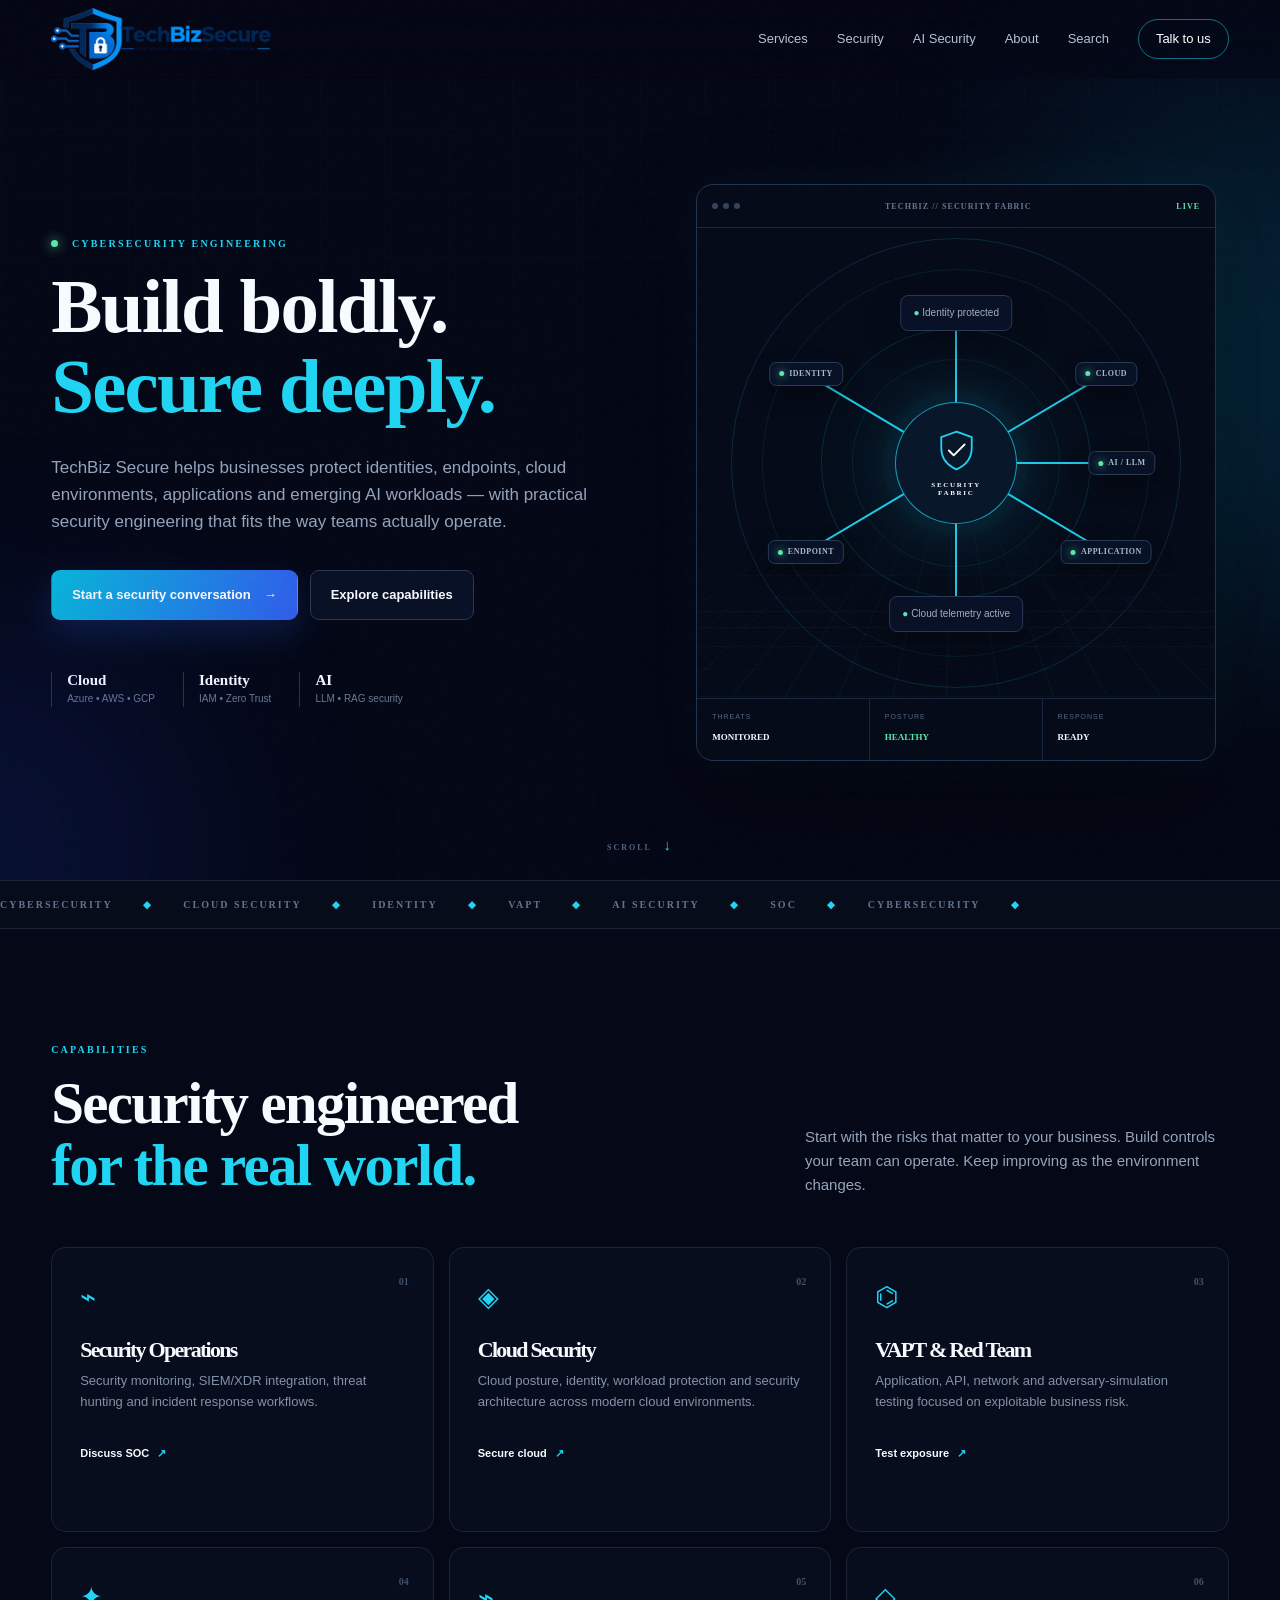
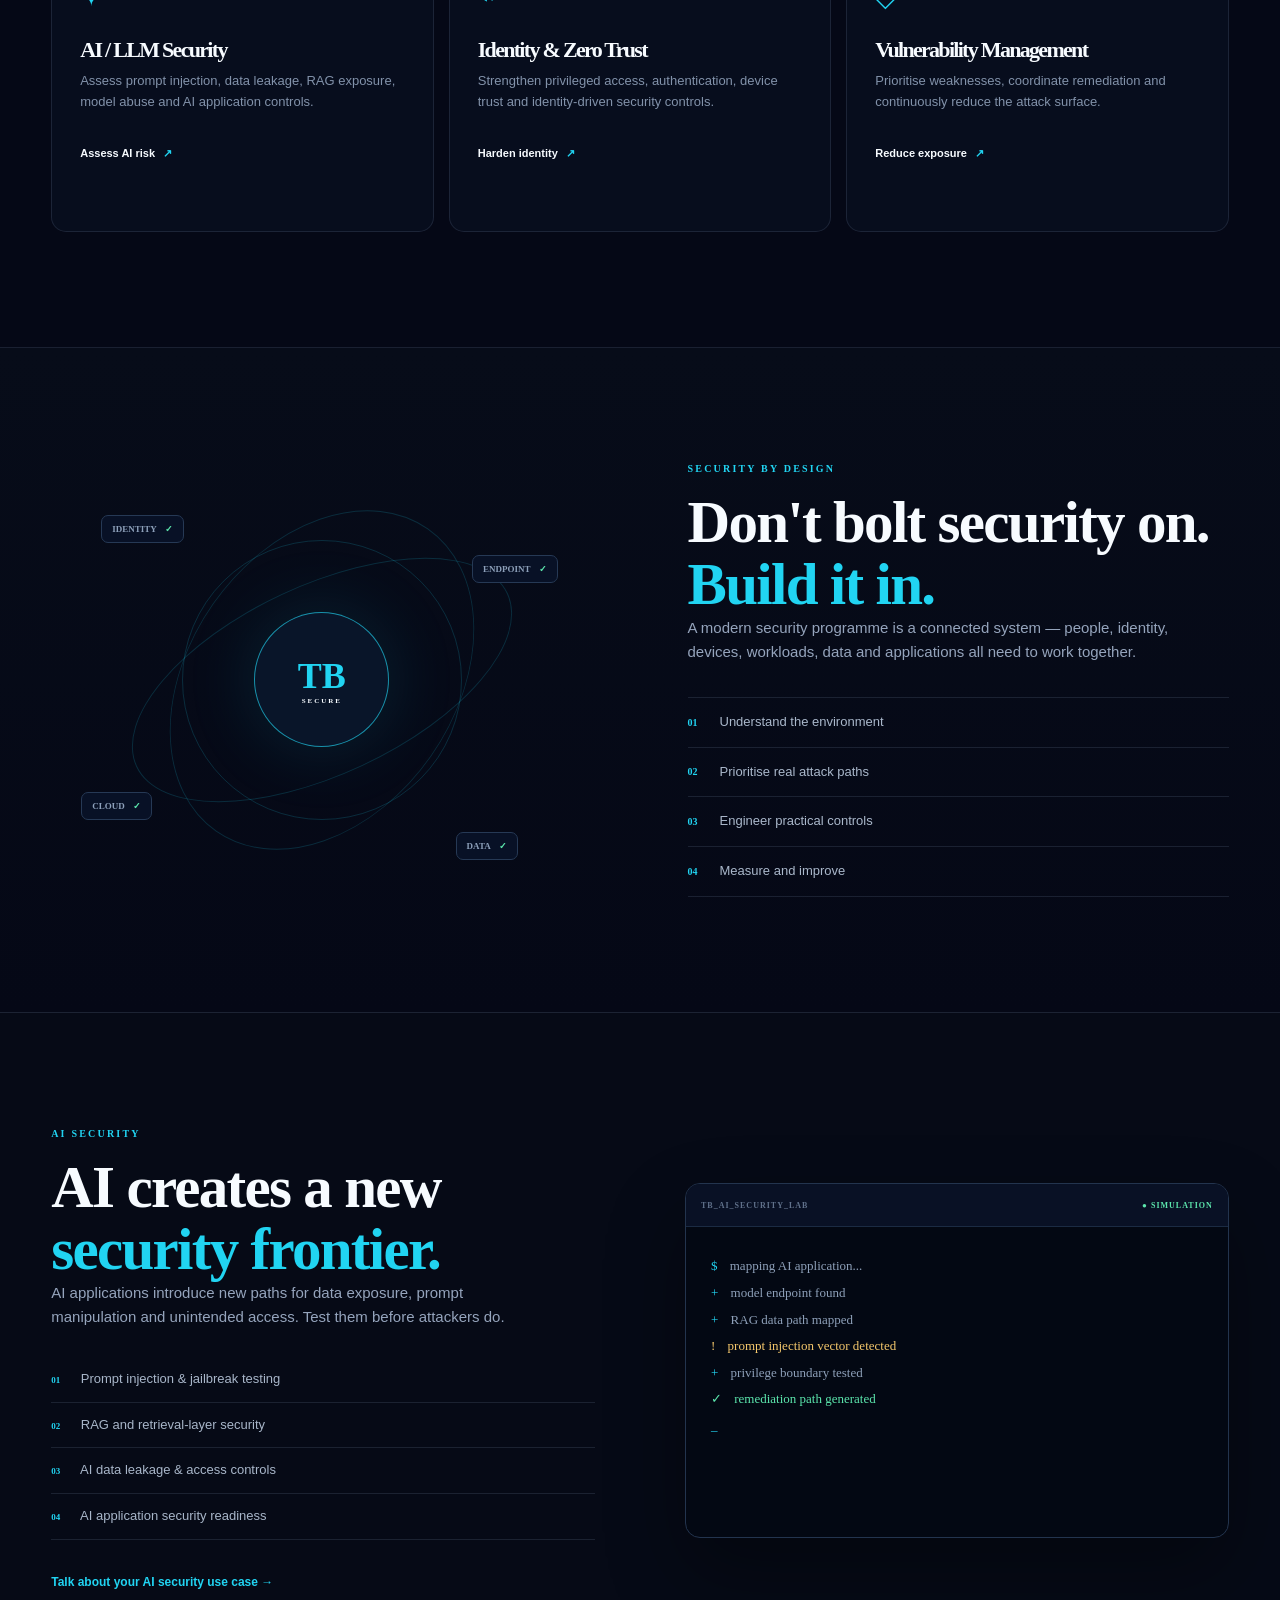
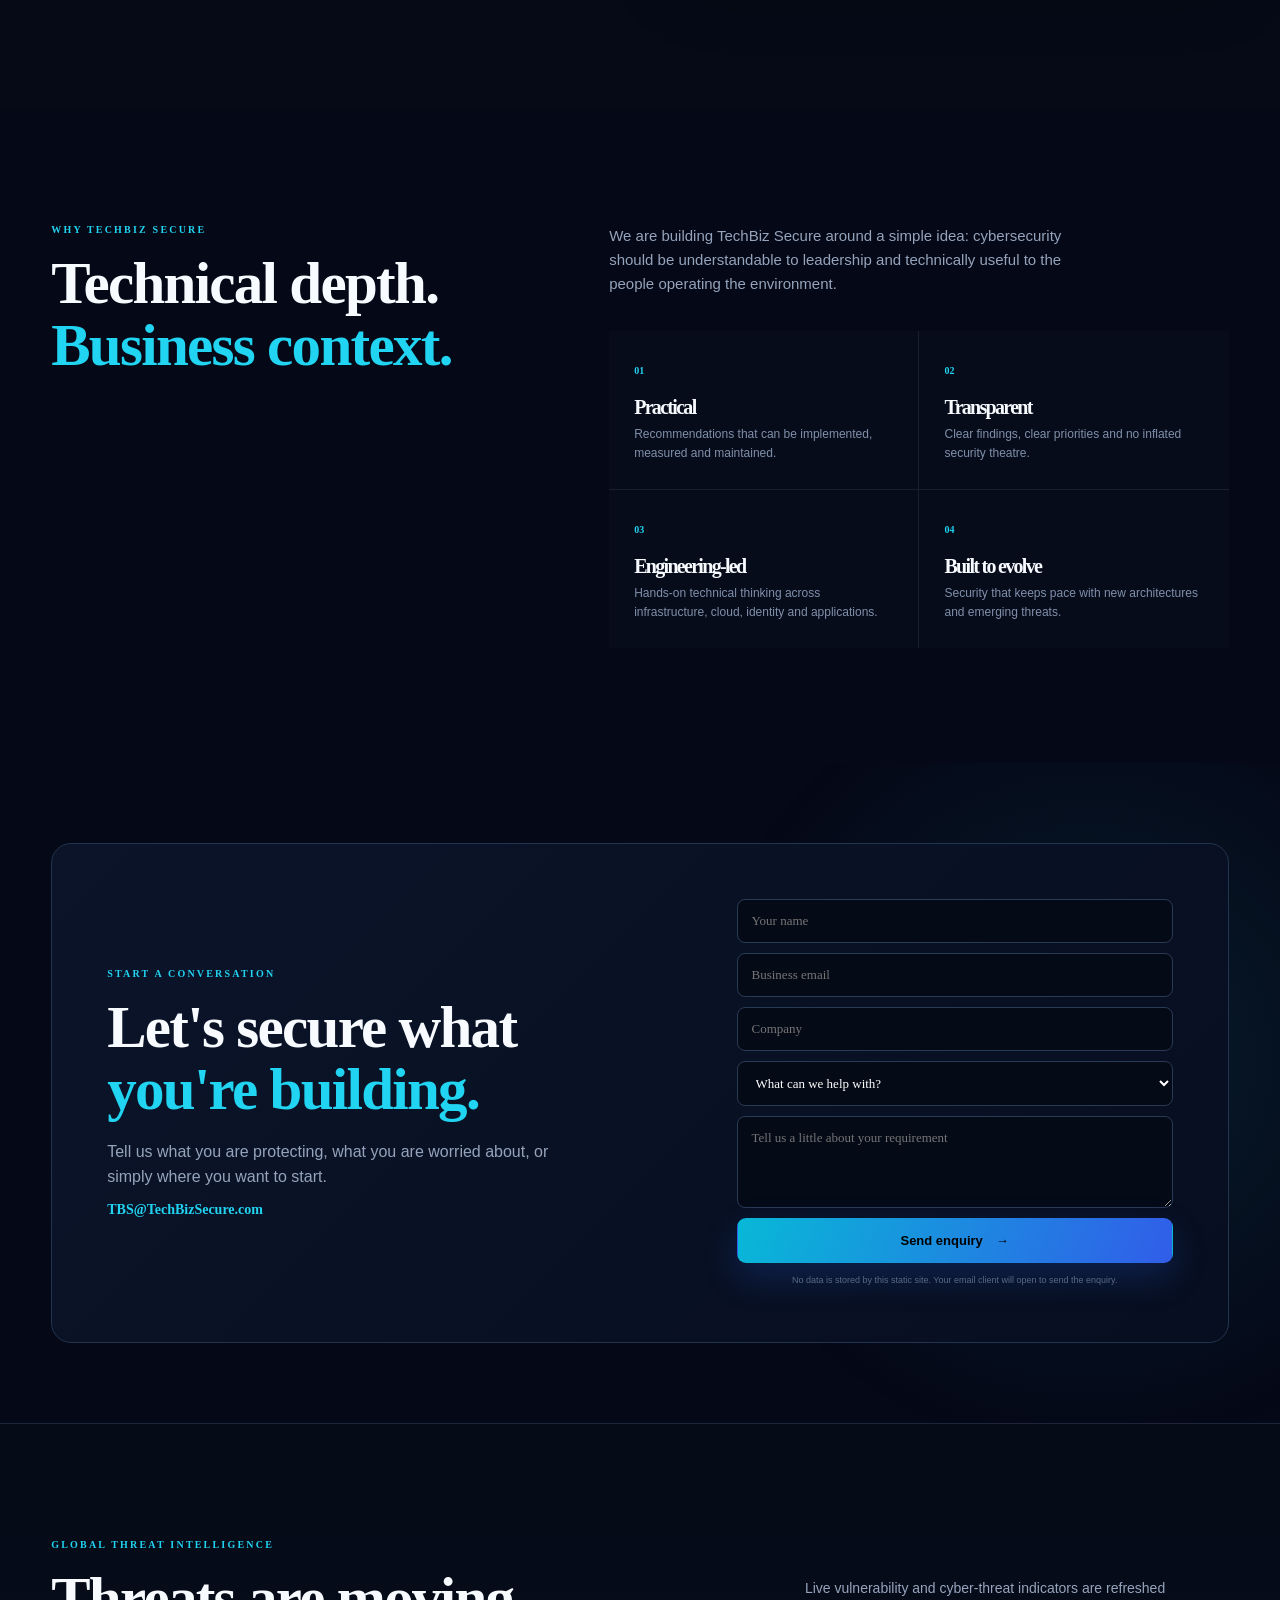
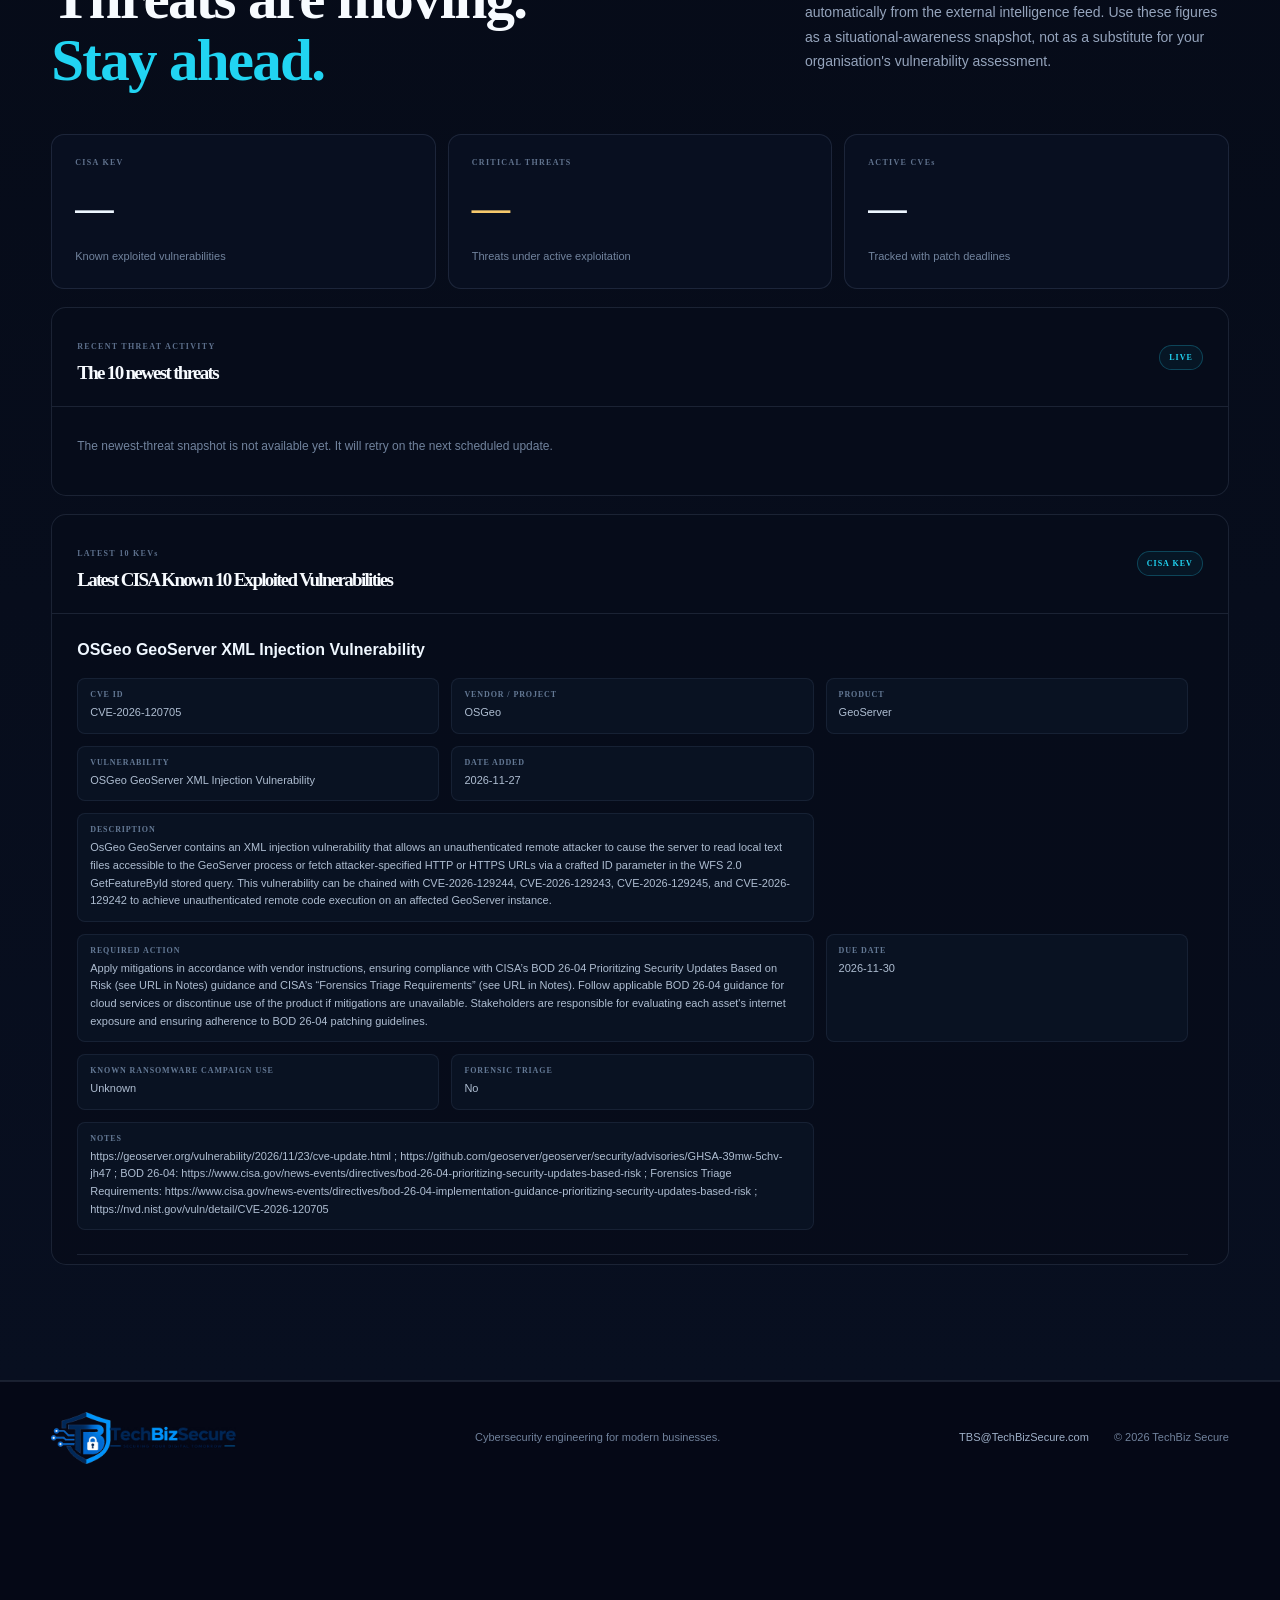
<file: index.html>
<!doctype html>
<html lang="en">
<head>
  <meta charset="utf-8">
  <meta name="viewport" content="width=device-width,initial-scale=1">
  <meta name="description" content="TechBiz Secure — cybersecurity engineering for cloud, identity, endpoints, applications and AI.">
  <meta name="theme-color" content="#050816">
  <!-- Browser security hardening -->
<meta http-equiv="Content-Security-Policy"
      content="default-src 'self';
               base-uri 'none';
               object-src 'none';
               script-src 'self';
               style-src 'self' https://fonts.googleapis.com;
               font-src 'self' https://fonts.gstatic.com;
               img-src 'self' data:;
               connect-src 'self' https://livecve.com;
               frame-src 'none';
               worker-src 'none';
               media-src 'none';
               manifest-src 'self';
               form-action 'none';
               upgrade-insecure-requests">

<meta name="referrer" content="strict-origin-when-cross-origin">
  <meta property="og:title" content="TechBiz Secure | Cybersecurity Engineering">
  <meta property="og:description" content="Practical cybersecurity engineering for modern businesses.">
  <meta property="og:type" content="website">
  <title>TechBiz Secure | Cybersecurity Engineering</title>
  <link rel="icon" href="assets/techbizsecure-brand-mark.png" type="image/png">
  <link rel="stylesheet" href="css/style.css">
</head>
<body>
<div class="noise"></div>
<header class="site-header" id="header">
  <div class="container nav">
    <a class="brand logo-lockup" href="#home" aria-label="TechBiz Secure"><img class="brand-logo" src="assets/techbizsecure-logo-horizontal.png" alt=""></a>
    <button class="hamburger" aria-label="Open menu" aria-expanded="false">☰</button>
    <nav class="links">
      <a href="#services">Services</a><a href="#security">Security</a><a href="#ai">AI Security</a><a href="#about">About</a><a href="search.html">Search</a><a href="#contact" class="nav-button">Talk to us</a>
    </nav>
  </div>
</header>

<main id="home">
<section class="hero">
  <div class="hero-glow glow-a"></div><div class="hero-glow glow-b"></div>
  <div class="container hero-grid">
    <div class="hero-copy">
      <div class="eyebrow"><i></i> CYBERSECURITY ENGINEERING</div>
      <h1>Build boldly.<br><span>Secure deeply.</span></h1>
      <p>TechBiz Secure helps businesses protect identities, endpoints, cloud environments, applications and emerging AI workloads — with practical security engineering that fits the way teams actually operate.</p>
      <div class="hero-buttons"><a class="btn primary" href="#contact">Start a security conversation <b>→</b></a><a class="btn secondary" href="#services">Explore capabilities</a></div>
      <div class="proof">
        <div><b>Cloud</b><small>Azure • AWS • GCP</small></div>
        <div><b>Identity</b><small>IAM • Zero Trust</small></div>
        <div><b>AI</b><small>LLM • RAG security</small></div>
      </div>
    </div>
    <div class="hero-console">
      <div class="console-shell">
        <div class="console-top"><span><i></i><i></i><i></i></span><b>TECHBIZ // SECURITY FABRIC</b><em>LIVE</em></div>
        <div class="console-map">
          <div class="map-grid"></div>
          <div class="radar"></div><div class="radar radar2"></div>
          <div class="node n1"><i></i><label>IDENTITY</label></div>
          <div class="node n2"><i></i><label>CLOUD</label></div>
          <div class="node n3"><i></i><label>ENDPOINT</label></div>
          <div class="node n4"><i></i><label>APPLICATION</label></div>
          <div class="node n5"><i></i><label>AI / LLM</label></div>
          <div class="float-tag tag1">● Identity protected</div><div class="float-tag tag2">● Cloud telemetry active</div>
          <div class="hub"><div class="hub-shield"><svg viewBox="0 0 48 48"><path d="M24 3 41 9v12c0 11.2-6.7 19.7-17 24C13.7 40.7 7 32.2 7 21V9l17-6Z"/><path class="tick" d="m15.5 24 5.4 5.4L33 17.3"/></svg></div><small>SECURITY<br>FABRIC</small></div>
          <svg class="fabric-connections" viewBox="0 0 520 470" preserveAspectRatio="none" aria-hidden="true">
            <line x1="260" y1="235" x2="109.2" y2="145.7"></line>
            <line x1="260" y1="235" x2="410.8" y2="145.7"></line>
            <line x1="260" y1="235" x2="109.2" y2="324.3"></line>
            <line x1="260" y1="235" x2="410.8" y2="324.3"></line>
            <line x1="260" y1="235" x2="426" y2="235"></line>
            <line x1="260" y1="235" x2="260" y2="84.6"></line>
            <line x1="260" y1="235" x2="260" y2="385.4"></line>
          </svg>
        </div>
        <div class="console-stats"><span><small>THREATS</small><b>MONITORED</b></span><span><small>POSTURE</small><b class="green">HEALTHY</b></span><span><small>RESPONSE</small><b>READY</b></span></div>
      </div>
      
    </div>
  </div>
  <div class="scroll">SCROLL <span>↓</span></div>
</section>

<section class="marquee"><div>CYBERSECURITY <span>◆</span> CLOUD SECURITY <span>◆</span> IDENTITY <span>◆</span> VAPT <span>◆</span> AI SECURITY <span>◆</span> SOC <span>◆</span> CYBERSECURITY <span>◆</span></div></section>

<section class="section" id="services">
  <div class="container">
    <div class="section-title"><div><div class="eyebrow">CAPABILITIES</div><h2>Security engineered<br><span>for the real world.</span></h2></div><p>Start with the risks that matter to your business. Build controls your team can operate. Keep improving as the environment changes.</p></div>
    <div class="service-grid">
      <article><span class="icon">⌁</span><small>01</small><h3>Security Operations</h3><p>Security monitoring, SIEM/XDR integration, threat hunting and incident response workflows.</p><a href="#contact">Discuss SOC <b>↗</b></a></article>
      <article><span class="icon">◈</span><small>02</small><h3>Cloud Security</h3><p>Cloud posture, identity, workload protection and security architecture across modern cloud environments.</p><a href="#contact">Secure cloud <b>↗</b></a></article>
      <article><span class="icon">⌬</span><small>03</small><h3>VAPT & Red Team</h3><p>Application, API, network and adversary-simulation testing focused on exploitable business risk.</p><a href="#contact">Test exposure <b>↗</b></a></article>
      <article><span class="icon">✦</span><small>04</small><h3>AI / LLM Security</h3><p>Assess prompt injection, data leakage, RAG exposure, model abuse and AI application controls.</p><a href="#contact">Assess AI risk <b>↗</b></a></article>
      <article><span class="icon">⌁</span><small>05</small><h3>Identity & Zero Trust</h3><p>Strengthen privileged access, authentication, device trust and identity-driven security controls.</p><a href="#contact">Harden identity <b>↗</b></a></article>
      <article><span class="icon">◇</span><small>06</small><h3>Vulnerability Management</h3><p>Prioritise weaknesses, coordinate remediation and continuously reduce the attack surface.</p><a href="#contact">Reduce exposure <b>↗</b></a></article>
    </div>
  </div>
</section>

<section class="section dark" id="security">
  <div class="container security-grid">
    <div class="security-visual">
      <div class="sec-ring r1"></div><div class="sec-ring r2"></div><div class="sec-ring r3"></div>
      <div class="sec-core"><span>TB</span><small>SECURE</small></div>
      <div class="sec-chip s1">IDENTITY <b>✓</b></div><div class="sec-chip s2">ENDPOINT <b>✓</b></div><div class="sec-chip s3">CLOUD <b>✓</b></div><div class="sec-chip s4">DATA <b>✓</b></div>
    </div>
    <div>
      <div class="eyebrow">SECURITY BY DESIGN</div><h2>Don't bolt security on.<br><span>Build it in.</span></h2>
      <p class="lead">A modern security programme is a connected system — people, identity, devices, workloads, data and applications all need to work together.</p>
      <div class="metrics"><div><b>01</b><span>Understand the environment</span></div><div><b>02</b><span>Prioritise real attack paths</span></div><div><b>03</b><span>Engineer practical controls</span></div><div><b>04</b><span>Measure and improve</span></div></div>
    </div>
  </div>
</section>

<section class="section ai" id="ai">
  <div class="container ai-grid">
    <div><div class="eyebrow">AI SECURITY</div><h2>AI creates a new<br><span>security frontier.</span></h2><p class="lead">AI applications introduce new paths for data exposure, prompt manipulation and unintended access. Test them before attackers do.</p><ul><li><b>01</b> Prompt injection & jailbreak testing</li><li><b>02</b> RAG and retrieval-layer security</li><li><b>03</b> AI data leakage & access controls</li><li><b>04</b> AI application security readiness</li></ul><a class="text-link" href="#contact">Talk about your AI security use case →</a></div>
    <div class="terminal"><div class="term-head"><span>TB_AI_SECURITY_LAB</span><b>● SIMULATION</b></div><div class="term-body">
      <p><i>$</i> mapping AI application...</p><p><i>+</i> model endpoint found</p><p><i>+</i> RAG data path mapped</p><p class="warn"><i>!</i> prompt injection vector detected</p><p><i>+</i> privilege boundary tested</p><p class="good"><i>✓</i> remediation path generated</p><p class="cursor">_</p>
    </div></div>
  </div>
</section>

<section class="section" id="about">
  <div class="container about-grid">
    <div><div class="eyebrow">WHY TECHBIZ SECURE</div><h2>Technical depth.<br><span>Business context.</span></h2></div>
    <div><p class="lead">We are building TechBiz Secure around a simple idea: cybersecurity should be understandable to leadership and technically useful to the people operating the environment.</p><div class="values"><div><b>01</b><h3>Practical</h3><p>Recommendations that can be implemented, measured and maintained.</p></div><div><b>02</b><h3>Transparent</h3><p>Clear findings, clear priorities and no inflated security theatre.</p></div><div><b>03</b><h3>Engineering-led</h3><p>Hands-on technical thinking across infrastructure, cloud, identity and applications.</p></div><div><b>04</b><h3>Built to evolve</h3><p>Security that keeps pace with new architectures and emerging threats.</p></div></div></div>
  </div>
</section>

<section class="section cta" id="contact">
  <div class="container cta-box">
    <div><div class="eyebrow">START A CONVERSATION</div><h2>Let's secure what<br><span>you're building.</span></h2><p>Tell us what you are protecting, what you are worried about, or simply where you want to start.</p><div class="email-line">TBS@TechBizSecure.com</div></div>
    <form id="contactForm">
      <input required name="name" placeholder="Your name" autocomplete="name">
      <input required type="email" name="email" placeholder="Business email" autocomplete="email">
      <input name="company" placeholder="Company">
      <select name="interest"><option value="">What can we help with?</option><option>Security Operations / SOC</option><option>Cloud Security</option><option>VAPT / Red Team</option><option>AI / LLM Security</option><option>Identity & Zero Trust</option><option>Vulnerability Management</option><option>Other</option></select>
      <textarea required name="message" rows="4" placeholder="Tell us a little about your requirement"></textarea>
      <button class="btn primary" type="submit">Send enquiry <b>→</b></button>
      <small>No data is stored by this static site. Your email client will open to send the enquiry.</small>
    </form>
  </div>
</section>

<section class="section threat-stats" id="threats">
  <div class="container">
    <div class="section-title threat-heading">
      <div>
        <div class="eyebrow">GLOBAL THREAT INTELLIGENCE</div>
        <h2>Threats are moving.<br><span>Stay ahead.</span></h2>
      </div>
      <div class="threat-intro">
        <p>Live vulnerability and cyber-threat indicators are refreshed automatically from the external intelligence feed. Use these figures as a situational-awareness snapshot, not as a substitute for your organisation's vulnerability assessment.</p>
      </div>
    </div>

    <div class="threat-cards" aria-live="polite">
      <article class="threat-card"><small>CISA KEV</small><strong id="kevTotal">—</strong><span>Known exploited vulnerabilities</span></article>
      <article class="threat-card critical"><small>CRITICAL THREATS</small><strong id="criticalTotal">—</strong><span>Threats under active exploitation</span></article>
      <article class="threat-card"><small>ACTIVE CVEs</small><strong id="activeCves">—</strong><span>Tracked with patch deadlines</span></article>
    </div>

    <div class="threat-bottom">
      <div class="threat-panel">
        <div class="panel-head"><div><small>RECENT THREAT ACTIVITY</small><h3>The 10 newest threats</h3></div><span class="live-pill">LIVE</span></div>
        <div id="newThreats" class="threat-feed threat-records" aria-live="polite" role="region" aria-label="The 10 newest threats" tabindex="0"><div class="feed-loading"><span></span><span></span><span></span></div></div>
      </div>
      <div class="threat-panel">
        <div class="panel-head"><div><small>LATEST 10 KEVs</small><h3>Latest CISA Known 10 Exploited Vulnerabilities</h3></div><span class="live-pill">CISA KEV</span></div>
        <div id="kevThreats" class="threat-feed threat-records" aria-live="polite" role="region" aria-label="Latest 10 KEVs" tabindex="0"><div class="feed-loading"><span></span><span></span><span></span></div></div>
      </div>
    </div>
  </div>
</section>
</main>

<footer><div class="container footer"><a class="brand logo-lockup" href="#home"><img class="brand-logo" src="assets/techbizsecure-logo-horizontal.png" alt="TechBiz Secure — Securing your digital tomorrow"></a><p>Cybersecurity engineering for modern businesses.</p><a href="mailto:TBS@TechBizSecure.com">TBS@TechBizSecure.com</a><span>© 2026 TechBiz Secure</span></div></footer>
<script src="js/app.js"></script>
</body></html>
</file>
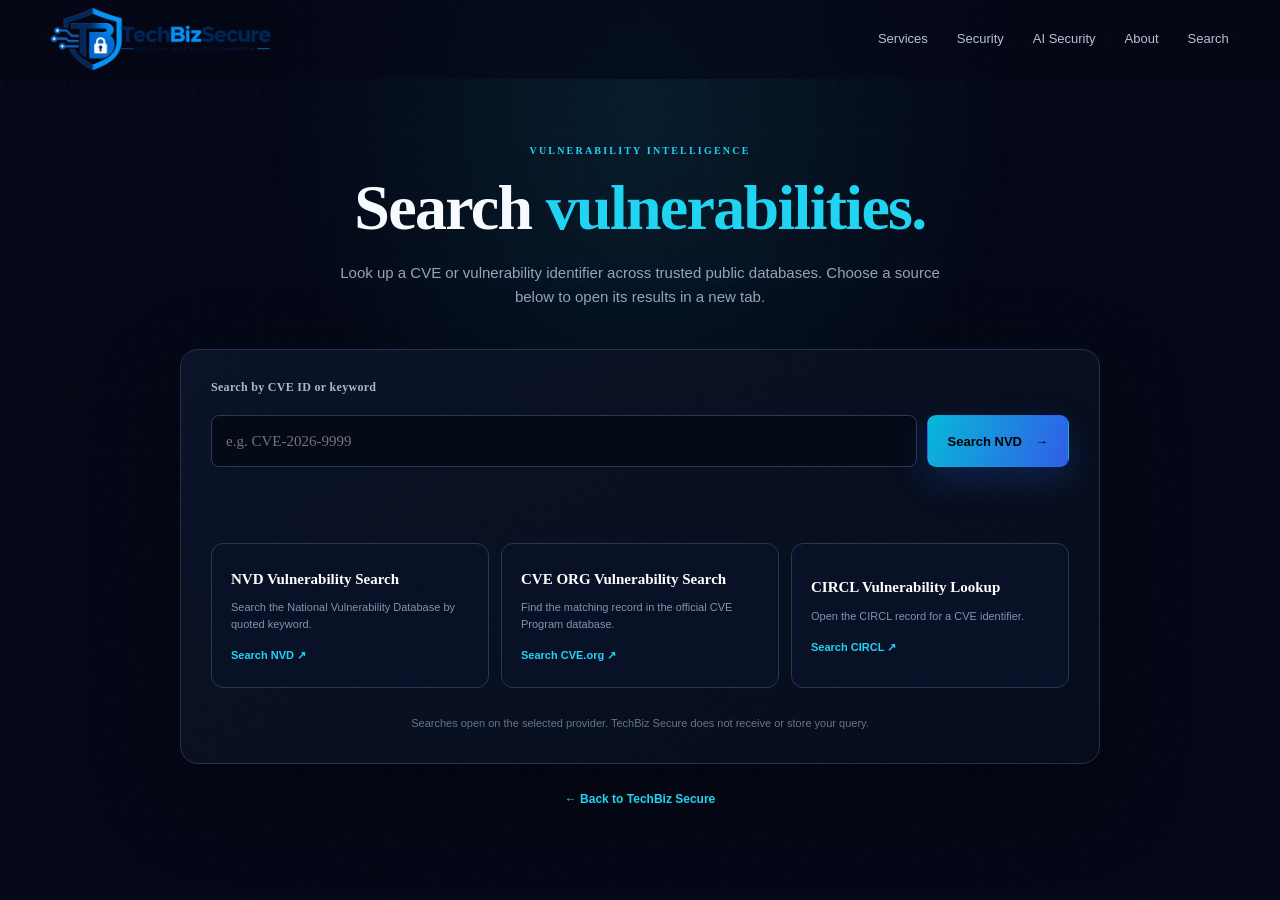
<file: search.html>
<!doctype html>
<html lang="en">
<head>
  <meta charset="utf-8">
  <meta name="viewport" content="width=device-width,initial-scale=1">
  <meta name="description" content="Search vulnerability records across NVD, CVE.org and CIRCL Vulnerability Lookup.">
  <meta name="theme-color" content="#050816">
  <meta http-equiv="Content-Security-Policy" content="default-src 'self'; base-uri 'none'; object-src 'none'; script-src 'self'; style-src 'self' https://fonts.googleapis.com; font-src 'self' https://fonts.gstatic.com; img-src 'self' data:; connect-src 'self'; frame-src 'none'; worker-src 'none'; media-src 'none'; manifest-src 'self'; form-action 'none'; upgrade-insecure-requests">
  <meta name="referrer" content="strict-origin-when-cross-origin">
  <title>Vulnerability Search | TechBiz Secure</title>
  <link rel="icon" href="assets/techbizsecure-brand-mark.png" type="image/png">
  <link rel="stylesheet" href="css/style.css">
</head>
<body>
<div class="noise"></div>
<header class="site-header" id="header">
  <div class="container nav">
    <a class="brand logo-lockup" href="index.html#home" aria-label="TechBiz Secure"><img class="brand-logo" src="assets/techbizsecure-logo-horizontal.png" alt="TechBiz Secure"></a>
    <button class="hamburger" aria-label="Open menu" aria-expanded="false">☰</button>
    <nav class="links" aria-label="Main navigation">
      <a href="index.html#services">Services</a><a href="index.html#security">Security</a><a href="index.html#ai">AI Security</a><a href="index.html#about">About</a><a href="search.html" aria-current="page">Search</a>
    </nav>
  </div>
</header>
<main class="search-page">
  <div class="search-wrap">
    <div class="search-heading">
      <div class="eyebrow">VULNERABILITY INTELLIGENCE</div>
      <h1>Search <span>vulnerabilities.</span></h1>
      <p>Look up a CVE or vulnerability identifier across trusted public databases. Choose a source below to open its results in a new tab.</p>
    </div>
    <section class="search-panel" aria-labelledby="search-label">
      <form id="vulnerabilitySearch" novalidate>
        <label id="search-label" for="vulnerabilityQuery">Search by CVE ID or keyword</label>
        <div class="search-input-row">
          <input id="vulnerabilityQuery" name="query" type="search" placeholder="e.g. CVE-2026-9999" autocomplete="off" required>
          <button class="btn primary" type="submit">Search NVD <b>→</b></button>
        </div>
        <p class="search-feedback" id="searchFeedback" role="status" aria-live="polite"></p>
        <div class="search-providers" aria-label="Choose a vulnerability search source">
          <button class="search-provider" type="button" data-provider="nvd">
            <strong>NVD Vulnerability Search</strong><span>Search the National Vulnerability Database by quoted keyword.</span><i>Search NVD ↗</i>
          </button>
          <button class="search-provider" type="button" data-provider="cve">
            <strong>CVE ORG Vulnerability Search</strong><span>Find the matching record in the official CVE Program database.</span><i>Search CVE.org ↗</i>
          </button>
          <button class="search-provider" type="button" data-provider="circl">
            <strong>CIRCL Vulnerability Lookup</strong><span>Open the CIRCL record for a CVE identifier.</span><i>Search CIRCL ↗</i>
          </button>
        </div>
        <p class="search-hint">Searches open on the selected provider. TechBiz Secure does not receive or store your query.</p>
      </form>
    </section>
    <a class="search-back" href="index.html#home">← Back to TechBiz Secure</a>
  </div>
</main>
<script src="js/search.js"></script>
</body>
</html>
</file>
<file: css/style.css>
@import url('https://fonts.googleapis.com/css2?family=DM+Sans:wght@400;500;600;700&family=Space+Grotesk:wght@400;500;600;700&display=swap');
:root{--bg:#050816;--bg2:#080e20;--panel:#0a1226;--line:rgba(150,170,200,.15);--text:#f7fbff;--muted:#95a4bc;--cyan:#21d4f2;--blue:#3b82f6;--green:#5ce6ad;--amber:#f6c86c}
*{box-sizing:border-box;margin:0;padding:0}html{scroll-behavior:smooth}body{background:var(--bg);color:var(--text);font-family:"DM Sans",sans-serif;line-height:1.6;overflow-x:hidden}body:before{content:"";position:fixed;inset:0;pointer-events:none;z-index:-5;background-image:linear-gradient(rgba(255,255,255,.017) 1px,transparent 1px),linear-gradient(90deg,rgba(255,255,255,.017) 1px,transparent 1px);background-size:64px 64px;mask-image:linear-gradient(to bottom,#000,transparent 90%)}.noise{position:fixed;inset:0;pointer-events:none;z-index:100;opacity:.025;background-image:url("data:image/svg+xml,%3Csvg viewBox='0 0 160 160' xmlns='http://www.w3.org/2000/svg'%3E%3Cfilter id='n'%3E%3CfeTurbulence type='fractalNoise' baseFrequency='.9' numOctaves='4' stitchTiles='stitch'/%3E%3C/filter%3E%3Crect width='100%25' height='100%25' filter='url(%23n)' opacity='.3'/%3E%3C/svg%3E")}a{color:inherit;text-decoration:none}.container{width:min(1180px,92%);margin:auto}
.site-header{position:fixed;z-index:50;top:0;left:0;width:100%;border-bottom:1px solid transparent;background:rgba(5,8,22,.6);backdrop-filter:blur(18px);transition:.25s}.site-header.scrolled{border-color:var(--line);background:rgba(5,8,22,.9)}.nav{height:78px;display:flex;align-items:center;justify-content:space-between}.brand{display:flex;align-items:center}.brand-logo{display:block;width:220px;max-width:38vw;height:auto;object-fit:contain}.footer .brand-logo{width:185px;max-width:45vw}.links{display:flex;gap:29px;align-items:center;color:#b6c3d6;font-size:13px}.links a:hover{color:#fff}.nav-button{border:1px solid rgba(33,212,242,.5);padding:9px 17px;border-radius:999px;color:#fff!important}.hamburger{display:none;background:none;border:0;color:#fff;font-size:24px}
.hero{min-height:880px;padding:155px 0 90px;display:flex;align-items:center;position:relative;overflow:hidden}.hero-glow{position:absolute;border-radius:50%;filter:blur(120px);opacity:.14}.glow-a{width:520px;height:520px;background:#00cfff;right:-230px;top:100px}.glow-b{width:450px;height:450px;background:#244cff;left:-250px;bottom:-200px}.hero-grid{display:grid;grid-template-columns:1.02fr .98fr;gap:65px;align-items:center}.eyebrow{font:700 10px "Space Grotesk";letter-spacing:2.2px;color:var(--cyan);margin-bottom:18px}.eyebrow i{display:inline-block;width:7px;height:7px;background:var(--green);border-radius:50%;margin-right:9px;box-shadow:0 0 12px var(--green)}h1,h2,h3{font-family:"Space Grotesk";line-height:1.05;letter-spacing:-1.7px}h1{font-size:clamp(52px,6vw,78px)}h1 span,h2 span{color:var(--cyan)}.hero-copy>p{max-width:650px;color:var(--muted);font-size:17px;margin-top:26px}.hero-buttons{display:flex;gap:12px;flex-wrap:wrap;margin-top:34px}.btn{display:inline-flex;justify-content:center;align-items:center;gap:13px;border:1px solid transparent;border-radius:9px;padding:14px 20px;font-weight:700;font-size:13px;cursor:pointer;transition:.2s}.btn.primary{background:linear-gradient(110deg,#08b8d7,#315de9);box-shadow:0 14px 35px rgba(37,99,235,.22)}.btn.primary:hover{transform:translateY(-2px)}.btn.secondary{border-color:#2b3b56;background:#091126}.btn.secondary:hover{border-color:#58708f}.proof{display:flex;gap:28px;margin-top:52px}.proof div{border-left:1px solid #26334c;padding-left:15px}.proof b{display:block;font:600 15px "Space Grotesk"}.proof small{display:block;color:#687a96;font-size:10px;margin-top:2px}
.hero-console{position:relative;height:510px;display:grid;place-items:center}.console-shell{width:100%;max-width:520px;border:1px solid #243550;border-radius:17px;background:#050b18;box-shadow:0 35px 100px rgba(0,0,0,.42),0 0 60px rgba(33,212,242,.06);overflow:hidden;transform:perspective(1000px) rotateY(-5deg)}.console-top{height:43px;display:flex;align-items:center;justify-content:space-between;padding:0 15px;border-bottom:1px solid #192841;color:#667994;font:600 8px "Space Grotesk";letter-spacing:1.1px}.console-top span{display:flex;gap:5px}.console-top span i{width:6px;height:6px;border-radius:50%;background:#34445e}.console-top em{font-style:normal;color:var(--green)}.console-map{height:390px;position:relative;overflow:hidden;background:radial-gradient(circle at 50% 50%,rgba(24,87,116,.13),transparent 45%)}.map-grid{position:absolute;inset:0;background-image:linear-gradient(rgba(33,212,242,.045) 1px,transparent 1px),linear-gradient(90deg,rgba(33,212,242,.045) 1px,transparent 1px);background-size:36px 36px;transform:perspective(400px) rotateX(55deg) scale(1.5);transform-origin:center bottom}.radar{position:absolute;width:270px;height:270px;border:1px solid rgba(33,212,242,.16);border-radius:50%;left:50%;top:50%;transform:translate(-50%,-50%)}.radar:after{content:"";position:absolute;inset:30px;border:1px solid rgba(33,212,242,.1);border-radius:50%}.radar2{width:390px;height:390px}.hub{position:absolute;left:50%;top:50%;transform:translate(-50%,-50%);width:122px;height:122px;border-radius:50%;background:#09172a;border:1px solid rgba(33,212,242,.7);box-shadow:0 0 0 12px rgba(33,212,242,.025),0 0 70px rgba(33,212,242,.16);display:flex;flex-direction:column;align-items:center;justify-content:center;text-align:center;z-index:4}.hub-shield{width:43px}.hub-shield svg{width:100%;fill:none;stroke:var(--cyan);stroke-width:2}.hub-shield .tick{stroke:#fff;stroke-linecap:round;stroke-linejoin:round}.hub small{font:700 7px "Space Grotesk";letter-spacing:1.7px;margin-top:2px}.node{position:absolute;z-index:5;background:#081226;border:1px solid #2a3b57;border-radius:7px;padding:7px 9px;font:700 8px "Space Grotesk";letter-spacing:.5px;color:#a9b8cc;box-shadow:0 8px 22px #0005}.node i{display:inline-block;width:5px;height:5px;background:var(--green);border-radius:50%;margin-right:5px;box-shadow:0 0 8px var(--green)}.n1{top:45px;left:45px}.n2{top:60px;right:36px}.n3{bottom:55px;left:40px}.n4{bottom:35px;right:45px}.n5{top:175px;right:15px}.connection{position:absolute;left:50%;top:50%;height:1px;width:170px;background:linear-gradient(90deg,transparent,rgba(33,212,242,.5));transform-origin:left}.c1{transform:rotate(215deg)}.c2{transform:rotate(320deg)}.c3{transform:rotate(145deg)}.c4{transform:rotate(35deg)}.c5{transform:rotate(350deg);width:220px}.console-stats{display:grid;grid-template-columns:repeat(3,1fr);border-top:1px solid #192841}.console-stats span{padding:12px 15px;border-right:1px solid #192841}.console-stats span:last-child{border:0}.console-stats small{display:block;color:#536681;font-size:7px;letter-spacing:1px}.console-stats b{font:700 9px "Space Grotesk"}.green{color:var(--green)}.float-tag{position:absolute;padding:9px 12px;background:#081126;border:1px solid #263955;border-radius:8px;color:#9eafc7;font-size:10px;box-shadow:0 15px 35px #0004}.float-tag::first-letter{color:var(--green)}.tag1{top:52px;right:0}.tag2{bottom:57px;left:0}.scroll{position:absolute;bottom:26px;left:50%;transform:translateX(-50%);font:700 8px "Space Grotesk";letter-spacing:2px;color:#53657f}.scroll span{font-size:15px;color:var(--cyan);margin-left:8px}
.marquee{overflow:hidden;border-top:1px solid var(--line);border-bottom:1px solid var(--line);background:#070c1b;color:#62738d;font:600 10px "Space Grotesk";letter-spacing:2px;white-space:nowrap}.marquee div{padding:18px 0;animation:marquee 25s linear infinite}.marquee span{color:var(--cyan);padding:0 26px}@keyframes marquee{to{transform:translateX(-45%)}}
.section{padding:115px 0}.dark{background:linear-gradient(180deg,#070c19,#050816);border-top:1px solid var(--line);border-bottom:1px solid var(--line)}.section-title{display:grid;grid-template-columns:1fr .62fr;gap:70px;align-items:end;margin-bottom:50px}.section-title h2,.security-grid h2,.ai-grid h2,.about-grid h2,.cta h2{font-size:clamp(39px,4.7vw,59px)}.section-title>p,.lead{color:var(--muted);font-size:15px;max-width:500px}.service-grid{display:grid;grid-template-columns:repeat(3,1fr);gap:15px}.service-grid article{position:relative;min-height:285px;padding:28px;border:1px solid var(--line);border-radius:15px;background:rgba(9,16,34,.7);overflow:hidden;transition:.25s}.service-grid article:after{content:"";position:absolute;width:130px;height:130px;left:-50px;top:-60px;background:var(--cyan);filter:blur(80px);opacity:0}.service-grid article:hover{transform:translateY(-5px);border-color:rgba(33,212,242,.4)}.service-grid article:hover:after{opacity:.12}.icon{font-size:27px;color:var(--cyan)}.service-grid article>small{position:absolute;right:24px;top:28px;color:#40516b;font:600 10px "Space Grotesk"}.service-grid h3{font-size:22px;margin:19px 0 10px}.service-grid p{color:#8292aa;font-size:13px;min-height:68px}.service-grid a{font-size:11px;font-weight:700}.service-grid a b{color:var(--cyan);margin-left:5px}
.security-grid{display:grid;grid-template-columns:1fr 1fr;gap:95px;align-items:center}.security-visual{height:430px;position:relative;display:grid;place-items:center}.sec-ring{position:absolute;border:1px solid rgba(33,212,242,.17);border-radius:50%}.r1{width:280px;height:280px}.r2{width:370px;height:370px;transform:rotate(35deg) scaleX(.72)}.r3{width:410px;height:190px;transform:rotate(-25deg)}.sec-core{width:135px;height:135px;border-radius:50%;display:flex;flex-direction:column;align-items:center;justify-content:center;background:#091529;border:1px solid rgba(33,212,242,.65);box-shadow:0 0 75px rgba(33,212,242,.13)}.sec-core span{font:700 36px "Space Grotesk";color:var(--cyan)}.sec-core small{font:700 7px "Space Grotesk";letter-spacing:2px}.sec-chip{position:absolute;background:#081126;border:1px solid #263955;border-radius:7px;padding:8px 10px;font:600 9px "Space Grotesk";color:#8da0ba}.sec-chip b{color:var(--green);margin-left:6px}.s1{top:50px;left:50px}.s2{top:90px;right:35px}.s3{bottom:75px;left:30px}.s4{bottom:35px;right:75px}.metrics{margin-top:33px;border-top:1px solid var(--line)}.metrics div{display:flex;gap:22px;align-items:center;border-bottom:1px solid var(--line);padding:14px 0;font-size:13px;color:#aab8cb}.metrics b{color:var(--cyan);font:600 10px "Space Grotesk"}
.ai{background:#060a16}.ai-grid{display:grid;grid-template-columns:1fr 1fr;gap:90px;align-items:center}.ai-grid ul{list-style:none;margin:28px 0}.ai-grid li{border-bottom:1px solid var(--line);padding:12px 0;font-size:13px;color:#a8b6c9}.ai-grid li b{font:600 9px "Space Grotesk";color:var(--cyan);margin-right:17px}.text-link{font-size:12px;font-weight:700;color:var(--cyan)}.terminal{border:1px solid #23344e;border-radius:15px;background:#030813;overflow:hidden;box-shadow:0 35px 80px #0005}.term-head{height:43px;padding:0 15px;display:flex;justify-content:space-between;align-items:center;background:#091125;border-bottom:1px solid #1b2b43;color:#61728c;font:600 8px "Space Grotesk";letter-spacing:1px}.term-head b{color:var(--green)}.term-body{min-height:310px;padding:26px 25px;font:13px/2.05 "Space Grotesk";color:#8ea0b9}.term-body i{font-style:normal;color:var(--cyan);margin-right:9px}.term-body .warn{color:var(--amber)}.term-body .warn i{color:var(--amber)}.term-body .good{color:var(--green)}.term-body .good i{color:var(--green)}.cursor{animation:blink 1s infinite;color:var(--cyan)}@keyframes blink{50%{opacity:0}}
.about-grid{display:grid;grid-template-columns:.85fr 1.15fr;gap:100px}.values{display:grid;grid-template-columns:1fr 1fr;gap:1px;background:var(--line);margin-top:35px}.values>div{background:#070c1b;padding:25px}.values b{font:600 10px "Space Grotesk";color:var(--cyan)}.values h3{font-size:20px;margin:16px 0 7px}.values p{font-size:12px;color:#7f90aa}
.cta{padding:80px 0;background:radial-gradient(circle at 85% 45%,rgba(33,212,242,.1),transparent 35%)}.cta-box{border:1px solid #22344f;border-radius:20px;background:linear-gradient(135deg,#0b1429,#070e20);padding:55px;display:grid;grid-template-columns:1fr .78fr;gap:70px;align-items:center}.cta-box>div>p{color:var(--muted);margin:18px 0 12px;max-width:480px}.email-line{font:600 14px "Space Grotesk";color:var(--cyan)}form{display:grid;gap:10px}input,textarea,select{width:100%;padding:13px 14px;border-radius:8px;border:1px solid #293a55;background:#050a17;color:#fff;font:13px "DM Sans";outline:none}select{appearance:auto}input:focus,textarea:focus,select:focus{border-color:var(--cyan)}textarea{resize:vertical}form small{font-size:9px;color:#586a84;text-align:center}
footer{border-top:1px solid var(--line);padding:30px 0}.footer{display:flex;align-items:center;gap:25px;color:#71829c;font-size:11px}.footer p{flex:1;text-align:center}.footer>a:last-of-type{color:#9eafc7}.footer .brand{color:#fff}
@media(max-width:900px){.hero-grid,.security-grid,.ai-grid,.about-grid,.cta-box{grid-template-columns:1fr}.hero{padding-top:130px}.hero-console{height:490px}.section-title{grid-template-columns:1fr;gap:20px}.service-grid{grid-template-columns:repeat(2,1fr)}.security-grid,.ai-grid,.about-grid{gap:55px}.cta-box{gap:40px}.footer{flex-wrap:wrap}.footer p{order:4;flex-basis:100%}}
@media(max-width:650px){.brand-logo{max-width:55vw}.links{display:none;position:absolute;left:4%;right:4%;top:77px;padding:18px;background:#080f22;border:1px solid var(--line);border-radius:12px;flex-direction:column;gap:17px}.links.open{display:flex}.hamburger{display:block}.hero{min-height:auto;padding-bottom:80px}.hero-copy>p{font-size:15px}.proof{gap:14px;flex-wrap:wrap}.proof div{min-width:100px}.hero-console{height:405px;margin:0 -45px;transform:scale(.88)}.float-tag{display:none}.console-shell{transform:none}.service-grid{grid-template-columns:1fr}.section{padding:82px 0}.security-visual{height:350px;transform:scale(.85);margin:-20px 0}.values{grid-template-columns:1fr}.cta-box{padding:30px 22px}.footer{flex-direction:column;align-items:flex-start}.footer p{text-align:left;order:0}.footer span:last-child{align-self:flex-start}}

/* Global threat intelligence */
.threat-stats{background:linear-gradient(180deg,#060b18,#080f20);border-top:1px solid var(--line);border-bottom:1px solid var(--line)}
.threat-heading{margin-bottom:42px}.threat-intro{align-self:end}.threat-intro p{color:var(--muted);font-size:14px;line-height:1.75;margin:0 0 18px}.threat-status{display:flex;align-items:center;gap:9px;font:700 9px "Space Grotesk";letter-spacing:.8px;color:#9eb0c8;text-transform:uppercase}.threat-status i{width:7px;height:7px;border-radius:50%;background:var(--green);box-shadow:0 0 10px var(--green);animation:pulse 1.7s infinite}.threat-status small{font:500 9px "DM Sans";color:#52647e;text-transform:none;letter-spacing:0;margin-left:3px}@keyframes pulse{50%{opacity:.4;box-shadow:0 0 3px var(--green)}}
.threat-cards{display:grid;grid-template-columns:repeat(5,1fr);gap:12px;margin-bottom:18px}.threat-card{min-height:155px;padding:23px;border:1px solid var(--line);border-radius:13px;background:rgba(9,17,35,.82);display:flex;flex-direction:column;justify-content:space-between}.threat-card small{font:700 8px "Space Grotesk";letter-spacing:1.3px;color:#61738e}.threat-card strong{font:700 clamp(28px,3vw,42px) "Space Grotesk";color:#edf6ff;line-height:1}.threat-card span{font-size:11px;color:#72849e;line-height:1.4}.threat-card.critical strong{color:var(--amber)}
.threat-bottom{display:grid;grid-template-columns:1.25fr .75fr;gap:18px}.threat-panel{border:1px solid var(--line);border-radius:15px;background:rgba(7,13,27,.88);overflow:hidden}.panel-head{display:flex;align-items:center;justify-content:space-between;padding:23px 25px;border-bottom:1px solid var(--line)}.panel-head small{font:700 8px "Space Grotesk";letter-spacing:1.3px;color:#5d708c}.panel-head h3{font-size:19px;margin:7px 0 0}.live-pill,.level-pill{font:700 8px "Space Grotesk";letter-spacing:1px;padding:7px 9px;border-radius:20px;border:1px solid rgba(33,212,242,.25);color:var(--cyan);background:rgba(33,212,242,.05)}.level-pill{color:var(--amber);border-color:rgba(255,184,77,.25);background:rgba(255,184,77,.05)}.threat-feed{padding:6px 25px}.feed-item{display:grid;grid-template-columns:74px 1fr;gap:15px;padding:18px 0;border-bottom:1px solid var(--line)}.feed-item:last-child{border-bottom:0}.feed-severity{height:max-content;padding:6px 7px;border-radius:5px;text-align:center;font:700 7px "Space Grotesk";letter-spacing:.8px;background:#111b2d;color:#8da0bb}.feed-severity.critical{color:var(--amber);background:rgba(255,184,77,.07)}.feed-severity.high{color:#ff8d8d;background:rgba(255,100,100,.06)}.feed-copy h4{font-size:13px;margin:0 0 5px}.feed-copy p{font-size:11px;line-height:1.6;color:#7789a3;margin:0 0 7px}.feed-copy small{font:700 7px "Space Grotesk";letter-spacing:1px;color:#4f627e}.feed-loading{padding:30px 0}.feed-loading span{display:block;height:9px;border-radius:5px;background:#101b2f;margin:9px 0;animation:loading 1.2s infinite alternate}.feed-loading span:nth-child(2){width:85%}.feed-loading span:nth-child(3){width:65%}@keyframes loading{to{opacity:.35}}.feed-empty{padding:30px 0;color:#71839d;font-size:12px}
.radar-panel{padding-bottom:25px}.threat-meter{height:12px;margin:45px 25px 10px;border-radius:20px;background:#101b2e;border:1px solid #1c2b44;overflow:hidden}.threat-meter div{height:100%;width:56%;border-radius:20px;background:linear-gradient(90deg,var(--cyan),#8de9c0,var(--amber));box-shadow:0 0 18px rgba(33,212,242,.2);transition:width .5s ease}.meter-labels{display:flex;justify-content:space-between;padding:0 25px;color:#4e607a;font:700 7px "Space Grotesk";letter-spacing:.7px}.meter-note{margin:38px 25px 20px;color:#70829d;font-size:11px;line-height:1.7}.radar-panel .text-link{margin:0 25px}
@media(max-width:1050px){.threat-cards{grid-template-columns:repeat(3,1fr)}.threat-bottom{grid-template-columns:1fr}.threat-card{min-height:135px}}
@media(max-width:650px){.threat-cards{grid-template-columns:1fr 1fr}.threat-card{min-height:125px;padding:18px}.threat-card strong{font-size:29px}.threat-intro p{font-size:13px}.panel-head{padding:19px}.threat-feed{padding:6px 19px}.meter-labels{padding:0 19px;font-size:6px}.threat-meter{margin-left:19px;margin-right:19px}.meter-note{margin-left:19px;margin-right:19px}.radar-panel .text-link{margin-left:19px}}
/* Security-hardened threat meter states */
.threat-meter div.level-low {
  width: 10%;
}

.threat-meter div.level-guarded {
  width: 32%;
}

.threat-meter div.level-elevated {
  width: 56%;
}

.threat-meter div.level-high {
  width: 78%;
}

.threat-meter div.level-critical {
  width: 96%;
}


/* Keep the threat meter empty when the feed has no verified current reading. */
.threat-meter div.level-unavailable {
  width: 0;
}

/* Threat snapshots */
.threat-cards{grid-template-columns:repeat(3,minmax(0,1fr))}
.threat-bottom{grid-template-columns:1fr}
.threat-records{padding-top:0;padding-bottom:8px}
.feed-item.threat-record{display:block;padding:24px 0}
.threat-record h4{font-size:16px;line-height:1.45;margin:0 0 17px;color:#eff7ff}
.threat-fields{display:grid;grid-template-columns:repeat(3,minmax(0,1fr));gap:12px}
.threat-field{min-width:0;padding:11px 12px;border:1px solid rgba(150,170,200,.1);border-radius:8px;background:rgba(14,25,45,.48)}
.threat-field.wide{grid-column:span 2}
.threat-field dt{font:700 8px "Space Grotesk";letter-spacing:.9px;color:#647995;text-transform:uppercase;margin-bottom:5px}
.threat-field dd{font-size:11px;line-height:1.6;color:#aebdd1;overflow-wrap:anywhere;white-space:pre-wrap}
@media(max-width:800px){.threat-fields{grid-template-columns:repeat(2,minmax(0,1fr))}}
@media(max-width:650px){.threat-cards{grid-template-columns:1fr 1fr}.threat-field.wide{grid-column:span 2}.threat-record h4{font-size:14px}}
@media(max-width:420px){.threat-fields{grid-template-columns:1fr}.threat-field.wide{grid-column:auto}}

/* Show one complete record in each feed; keep remaining records in an inner scroll area. */
.threat-records{overflow-y:auto;overscroll-behavior:contain;scrollbar-gutter:stable;scrollbar-color:#29405f #0a1226}
.threat-records:focus-visible{outline:2px solid rgba(33,212,242,.65);outline-offset:-2px}
.threat-records::-webkit-scrollbar{width:9px}
.threat-records::-webkit-scrollbar-track{background:#0a1226}
.threat-records::-webkit-scrollbar-thumb{background:#29405f;border:2px solid #0a1226;border-radius:8px}

/* Security Fabric alignment */
.console-shell{transform:none}
.node{display:flex;align-items:center;gap:5px;line-height:1}
.node i{flex:none;margin:0}
.c1{width:165px}
.c2{width:198px}
.c3{width:189px}
.c4{width:220px}
.c5{width:145px}

/* Vulnerability search page */
.search-page{min-height:100vh;padding:145px 0 90px;background:radial-gradient(ellipse at 50% 12%,rgba(33,212,242,.1),transparent 42%)}
.search-wrap{width:min(920px,92%);margin:auto}
.search-heading{text-align:center;margin-bottom:40px}
.search-heading h1{font-size:clamp(38px,6vw,64px)}
.search-heading p{max-width:620px;margin:20px auto 0;color:var(--muted);font-size:15px}
.search-panel{border:1px solid #22344f;border-radius:18px;background:linear-gradient(145deg,rgba(11,20,41,.96),rgba(7,13,27,.96));padding:30px;box-shadow:0 30px 90px rgba(0,0,0,.32)}
.search-panel label{display:block;margin-bottom:10px;color:#aab8cb;font:600 12px "Space Grotesk";letter-spacing:.3px}
.search-input-row{display:flex;gap:10px}
.search-input-row input{min-width:0;flex:1;height:52px;font-size:15px}
.search-providers{display:grid;grid-template-columns:repeat(3,1fr);gap:12px;margin-top:24px}
.search-provider{min-height:145px;padding:19px;border:1px solid #263955;border-radius:12px;background:#081126;color:#fff;text-align:left;cursor:pointer;transition:border-color .2s,transform .2s,background .2s}
.search-provider:hover,.search-provider:focus-visible{border-color:var(--cyan);background:#0a1830;transform:translateY(-2px);outline:none}
.search-provider strong{display:block;font:600 15px "Space Grotesk";line-height:1.35}
.search-provider span{display:block;margin-top:10px;color:#8293ac;font-size:11px;line-height:1.5}
.search-provider i{display:block;margin-top:17px;color:var(--cyan);font-size:11px;font-style:normal;font-weight:700}
.search-hint{margin-top:17px;color:#64758f;font-size:11px;text-align:center}
.search-feedback{min-height:20px;margin-top:12px;color:#ffb7ad;font-size:12px;text-align:center}
.search-back{display:block;margin-top:26px;color:var(--cyan);font-size:12px;font-weight:700;text-align:center}
@media(max-width:700px){.search-panel{padding:22px}.search-providers{grid-template-columns:1fr}.search-provider{min-height:0}.search-provider i{margin-top:11px}}
@media(max-width:650px){.search-page{padding-top:115px}.search-input-row{flex-direction:column}.search-input-row .btn{width:100%}}

/* Security Fabric: keep every label inside the radar and connect it to the hub. */
.hero-console{height:590px}
.console-map{height:470px}
.radar2{width:min(450px,100%);height:auto;aspect-ratio:1}
.fabric-connections{position:absolute;inset:0;width:100%;height:100%;z-index:2;overflow:visible;pointer-events:none}
.fabric-connections line{stroke:rgba(33,212,242,.58);stroke-width:1.4;vector-effect:non-scaling-stroke}
.node,.float-tag{left:var(--point-x);top:var(--point-y);right:auto;bottom:auto;transform:translate(-50%,-50%);z-index:5}
.n1{--point-x:25%;--point-y:28%}
.n2{--point-x:75%;--point-y:28%}
.n3{--point-x:25%;--point-y:72%}
.n4{--point-x:75%;--point-y:72%}
.n5{--point-x:82%;--point-y:50%}
.tag1{--point-x:50%;--point-y:19%}
.tag2{--point-x:50%;--point-y:81%}
@media(max-width:900px){.hero-console{height:590px}}
@media(max-width:650px){.hero-console{height:510px}.float-tag{display:block}}

/* Security Fabric final positioning and spoke visibility */
.console-map .map-grid{z-index:0}
.console-map .radar{z-index:1}
.console-map .fabric-connections{display:block;z-index:3;opacity:1}
.console-map .fabric-connections line{stroke:#21d4f2;stroke-width:2;stroke-linecap:round;opacity:.95}
.console-map .node,.console-map .float-tag{z-index:5}
.console-map .node.n1{left:21%!important;top:31%!important;right:auto!important;bottom:auto!important;transform:translate(-50%,-50%)!important}
.console-map .node.n2{left:79%!important;top:31%!important;right:auto!important;bottom:auto!important;transform:translate(-50%,-50%)!important}
.console-map .node.n3{left:21%!important;top:69%!important;right:auto!important;bottom:auto!important;transform:translate(-50%,-50%)!important}
.console-map .node.n4{left:79%!important;top:69%!important;right:auto!important;bottom:auto!important;transform:translate(-50%,-50%)!important}
.console-map .node.n5{left:82%!important;top:50%!important;right:auto!important;bottom:auto!important;transform:translate(-50%,-50%)!important}
.console-map .float-tag.tag1{left:50%!important;top:18%!important;right:auto!important;bottom:auto!important;transform:translate(-50%,-50%)!important}
.console-map .float-tag.tag2{left:50%!important;top:82%!important;right:auto!important;bottom:auto!important;transform:translate(-50%,-50%)!important}
</file>
